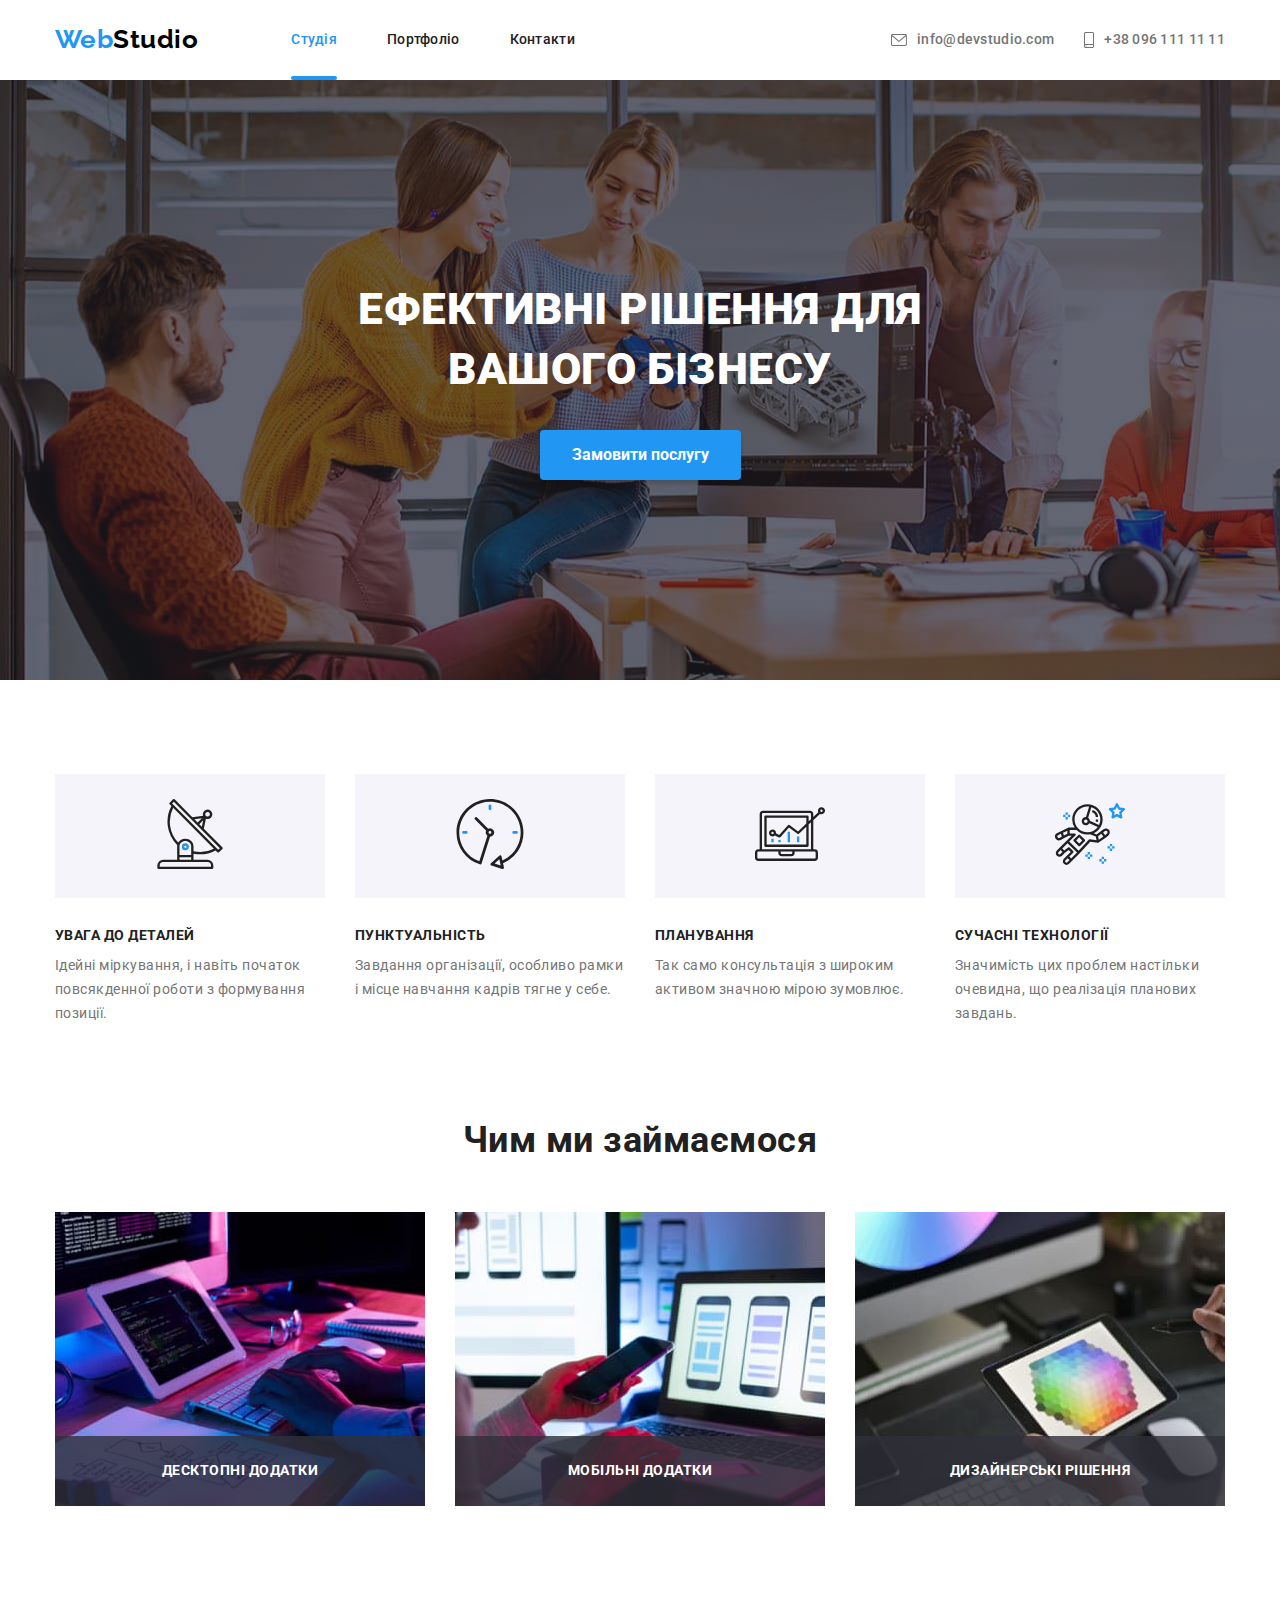
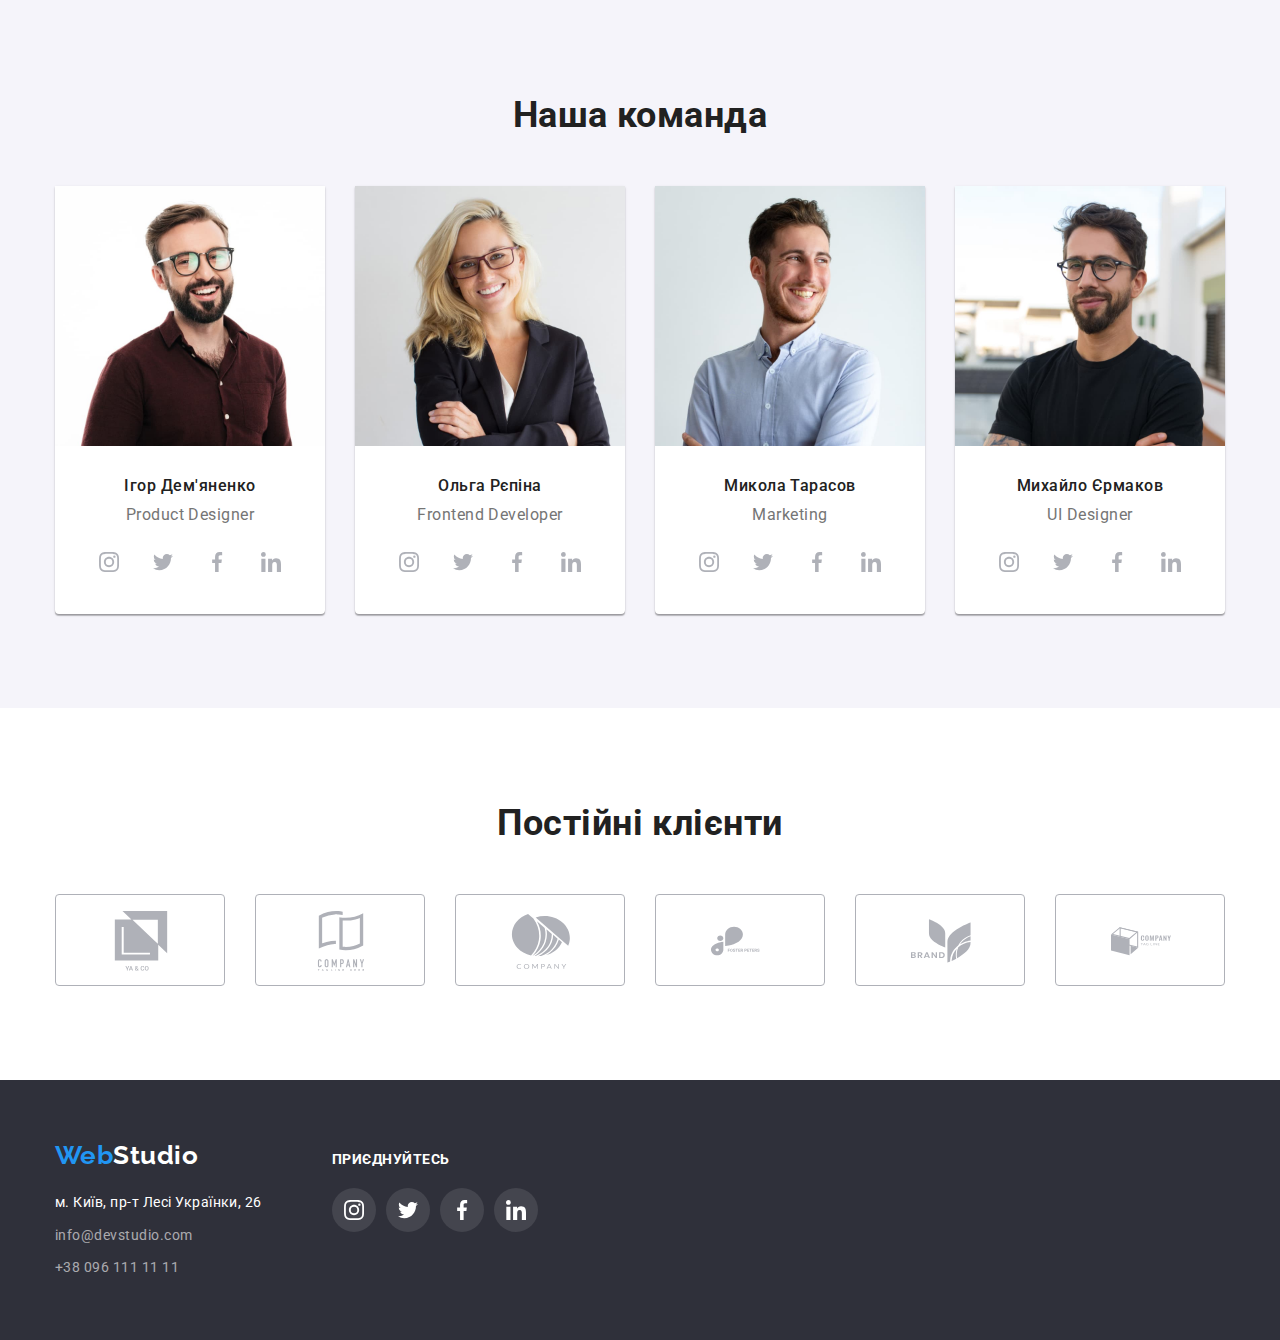
<file: index.html>
<!DOCTYPE html>
<html lang="uk">
  <head>
    <meta charset="UTF-8" />
    <meta http-equiv="X-UA-Compatible" content="IE=edge" />
    <meta name="viewport" content="width=device-width, initial-scale=1.0" />
    <title>WebStudio</title>
    <link rel="preconnect" href="https://fonts.googleapis.com" />
    <link rel="preconnect" href="https://fonts.gstatic.com" crossorigin />
    <link
      href="https://fonts.googleapis.com/css2?family=Raleway:wght@700&family=Roboto:wght@400;500;700;900&display=swap"
      rel="stylesheet"
    />
    <link
      rel="stylesheet"
      href="https://cdnjs.cloudflare.com/ajax/libs/modern-normalize/1.1.0/modern-normalize.min.css"
    />
    <link rel="stylesheet" href="./css/styles.css" />
  </head>
  <body>
    <header class="header">
      <div class="container header">
        <nav class="container-nav">
          <a href="./index.html" lang="en" class="logo"
            >Web<span class="logo-end-header">Studio</span></a
          >
          <ul class="nav-header list">
            <li class="nav-header-item">
              <a href="./index.html" class="nav-header-link current">Студія</a>
            </li>
            <li class="nav-header-item">
              <a href="./portfolio.html" class="nav-header-link">Портфоліо</a>
            </li>
            <li class="nav-header-item">
              <a href="#" class="nav-header-link">Контакти</a>
            </li>
          </ul>
        </nav>
        <ul class="contacts list">
          <li class="contacts-item">
            <a href="mailto:info@devstudio.com" lang="en" class="contacts-link"
              ><svg class="contacts-icons" width="16" height="12">
                <use href="./images/icons.svg#icon-envelope"></use>
              </svg>
              info@devstudio.com</a
            >
          </li>
          <li class="contacts-item">
            <a href="tel:+380961111111" class="contacts-link"
              ><svg class="contacts-icons" width="10" height="16">
                <use href="./images/icons.svg#icon-smartphone"></use>
              </svg>
              +38 096 111 11 11</a
            >
          </li>
        </ul>
      </div>
    </header>
    <main>
      <section class="hero">
        <h1 class="hero-heading">Ефективні рішення для вашого бізнесу</h1>
        <button type="button" class="hero-btn" data-modal-open>
          Замовити послугу
        </button>
      </section>
      <section class="features">
        <div class="container">
          <h2 class="visually-hidden">Особливості</h2>
          <ul class="features-icons list">
            <li class="features-icon">
              <svg width="70px" height="70px">
                <use href="./images/icons.svg#icon-antenna-1"></use>
              </svg>
            </li>
            <li class="features-icon">
              <svg width="70px" height="70px">
                <use href="./images/icons.svg#icon-clock-1"></use>
              </svg>
            </li>
            <li class="features-icon">
              <svg width="70px" height="70px">
                <use href="./images/icons.svg#icon-diagram-1"></use>
              </svg>
            </li>
            <li class="features-icon">
              <svg width="70px" height="70px">
                <use href="./images/icons.svg#icon-astronaut-1"></use>
              </svg>
            </li>
          </ul>
          <ul class="features-wrapper list">
            <li class="features-item">
              <h3 class="features-heading">Увага до деталей</h3>
              <p class="features-text">
                Ідейні міркування, і навіть початок повсякденної роботи з
                формування позиції.
              </p>
            </li>
            <li class="features-item">
              <h3 class="features-heading">Пунктуальність</h3>
              <p class="features-text">
                Завдання організації, особливо рамки і місце навчання кадрів
                тягне у себе.
              </p>
            </li>
            <li class="features-item">
              <h3 class="features-heading">Планування</h3>
              <p class="features-text">
                Так само консультація з широким активом значною мірою зумовлює.
              </p>
            </li>
            <li class="features-item">
              <h3 class="features-heading">Сучасні технології</h3>
              <p class="features-text">
                Значимість цих проблем настільки очевидна, що реалізація
                планових завдань.
              </p>
            </li>
          </ul>
        </div>
      </section>
      <section class="activity">
        <div class="container">
          <h2 class="activity-heading">Чим ми займаємося</h2>
          <ul class="activity-wrap list">
            <li class="activity-item">
              <img
                src="./images/img1.jpg"
                alt="Робота за комп'ютером"
                width="370"
              />
              <p class="activity-descr">Десктопні додатки</p>
            </li>
            <li class="activity-item">
              <img src="./images/img2.jpg" alt="Тримає телефон" width="370" />
              <p class="activity-descr">Мобільні додатки</p>
            </li>
            <li class="activity-item">
              <img
                src="./images/img3.jpg"
                alt="Малює на планшеті"
                width="370"
              />
              <p class="activity-descr">Дизайнерські рішення</p>
            </li>
          </ul>
        </div>
      </section>
      <section class="team">
        <div class="container">
          <h2 class="team-heading">Наша команда</h2>
          <ul class="team-wrapper list">
            <li class="team-item">
              <img
                src="./images/img4.jpg"
                alt="Чоловік в коричневій сорочці"
                width="270"
              />
              <div class="team-card-descr">
                <h3 class="team-name">Ігор Дем'яненко</h3>
                <p lang="en" class="team-descr">Product Designer</p>
              </div>
              <ul class="team-icons list">
                <li class="team-icon">
                  <a class="team-icon-link" href="https://www.instagram.com/"
                    ><svg width="20" height="20">
                      <use href="./images/icons.svg#icon-instagram-1"></use>
                    </svg>
                  </a>
                </li>
                <li class="team-icon">
                  <a
                    class="team-icon-link"
                    href="https://twitter.com"
                    target="_blank"
                    rel="noopener noreferrer nofollow"
                    ><svg width="20" height="20">
                      <use href="./images/icons.svg#icon-twitter-1"></use>
                    </svg>
                  </a>
                </li>
                <li class="team-icon">
                  <a
                    class="team-icon-link"
                    href="https://www.facebook.com/"
                    target="_blank"
                    rel="noopener noreferrer nofollow"
                    ><svg width="20" height="20">
                      <use href="./images/icons.svg#icon-facebook-1"></use>
                    </svg>
                  </a>
                </li>
                <li class="team-icon">
                  <a class="team-icon-link" href="https://www.linkedin.com/"
                    ><svg width="20" height="20">
                      <use href="./images/icons.svg#icon-linkedin-1"></use>
                    </svg>
                  </a>
                </li>
              </ul>
            </li>
            <li class="team-item">
              <img src="./images/img5.jpg" alt="Жінка в окулярах" width="270" />

              <div class="team-card-descr">
                <h3 class="team-name">Ольга Рєпіна</h3>
                <p lang="en" class="team-descr">Frontend Developer</p>
              </div>
              <ul class="team-icons list">
                <li class="team-icon">
                  <a
                    class="team-icon-link"
                    href="https://www.instagram.com/"
                    target="_blank"
                    rel="noopener noreferrer nofollow"
                    ><svg width="20" height="20">
                      <use href="./images/icons.svg#icon-instagram-1"></use>
                    </svg>
                  </a>
                </li>
                <li class="team-icon">
                  <a
                    class="team-icon-link"
                    href="https://twitter.com"
                    target="_blank"
                    rel="noopener noreferrer nofollow"
                    ><svg width="20" height="20">
                      <use href="./images/icons.svg#icon-twitter-1"></use>
                    </svg>
                  </a>
                </li>
                <li class="team-icon">
                  <a
                    class="team-icon-link"
                    href="https://www.facebook.com/"
                    target="_blank"
                    rel="noopener noreferrer nofollow"
                    ><svg width="20" height="20">
                      <use href="./images/icons.svg#icon-facebook-1"></use>
                    </svg>
                  </a>
                </li>
                <li class="team-icon">
                  <a
                    class="team-icon-link"
                    href="https://www.linkedin.com/"
                    target="_blank"
                    rel="noopener noreferrer nofollow"
                    ><svg width="20px" height="20px">
                      <use href="./images/icons.svg#icon-linkedin-1"></use>
                    </svg>
                  </a>
                </li>
              </ul>
            </li>
            <li class="team-item">
              <img
                src="./images/img6.jpg"
                alt="Чоловік в блакитній сорочці"
                width="270"
              />

              <div class="team-card-descr">
                <h3 class="team-name">Микола Тарасов</h3>
                <p lang="en" class="team-descr">Marketing</p>
              </div>
              <ul class="team-icons list">
                <li class="team-icon">
                  <a
                    class="team-icon-link"
                    href="https://www.instagram.com/"
                    target="_blank"
                    rel="noopener noreferrer nofollow"
                    ><svg width="20" height="20">
                      <use href="./images/icons.svg#icon-instagram-1"></use>
                    </svg>
                  </a>
                </li>
                <li class="team-icon">
                  <a
                    class="team-icon-link"
                    href="https://twitter.com"
                    target="_blank"
                    rel="noopener noreferrer nofollow"
                    ><svg width="20px" height="20px">
                      <use href="./images/icons.svg#icon-twitter-1"></use>
                    </svg>
                  </a>
                </li>
                <li class="team-icon">
                  <a
                    class="team-icon-link"
                    href="https://www.facebook.com/"
                    target="_blank"
                    rel="noopener noreferrer nofollow"
                    ><svg width="20" height="20">
                      <use href="./images/icons.svg#icon-facebook-1"></use>
                    </svg>
                  </a>
                </li>
                <li class="team-icon">
                  <a
                    class="team-icon-link"
                    href="https://www.linkedin.com/"
                    target="_blank"
                    rel="noopener noreferrer nofollow"
                    ><svg width="20px" height="20px">
                      <use href="./images/icons.svg#icon-linkedin-1"></use>
                    </svg>
                  </a>
                </li>
              </ul>
            </li>
            <li class="team-item">
              <img
                src="./images/img7.jpg"
                alt="Чоловік в чорній футболці"
                width="270"
              />

              <div class="team-card-descr">
                <h3 class="team-name">Михайло Єрмаков</h3>
                <p lang="en" class="team-descr">UI Designer</p>
              </div>
              <ul class="team-icons list">
                <li class="team-icon">
                  <a
                    class="team-icon-link"
                    href="https://www.instagram.com/"
                    target="_blank"
                    rel="noopener noreferrer nofollow"
                    ><svg width="20" height="20">
                      <use href="./images/icons.svg#icon-instagram-1"></use>
                    </svg>
                  </a>
                </li>
                <li class="team-icon">
                  <a
                    class="team-icon-link"
                    href="https://twitter.com"
                    target="_blank"
                    rel="noopener noreferrer nofollow"
                    ><svg width="20px" height="20px">
                      <use href="./images/icons.svg#icon-twitter-1"></use>
                    </svg>
                  </a>
                </li>
                <li class="team-icon">
                  <a class="team-icon-link" href="https://www.facebook.com/"
                    ><svg width="20" height="20">
                      <use href="./images/icons.svg#icon-facebook-1"></use>
                    </svg>
                  </a>
                </li>
                <li class="team-icon">
                  <a
                    class="team-icon-link"
                    href="https://www.linkedin.com/"
                    target="_blank"
                    rel="noopener noreferrer nofollow"
                    ><svg width="20" height="20">
                      <use href="./images/icons.svg#icon-linkedin-1"></use>
                    </svg>
                  </a>
                </li>
              </ul>
            </li>
          </ul>
        </div>
      </section>
      <section class="clients">
        <div class="container">
          <h2 class="clients-heading">Постійні клієнти</h2>
          <ul class="list clients-list">
            <li class="clients-item">
              <a href="#" class="clients-link"
                ><svg width="106" height="60">
                  <use href="./images/icons.svg#icon-group-1"></use></svg
              ></a>
            </li>
            <li class="clients-item">
              <a href="#" class="clients-link"
                ><svg width="106" height="60">
                  <use href="./images/icons.svg#icon-group-2"></use></svg
              ></a>
            </li>
            <li class="clients-item">
              <a href="#" class="clients-link"
                ><svg width="106" height="60">
                  <use href="./images/icons.svg#icon-group-3"></use></svg
              ></a>
            </li>
            <li class="clients-item">
              <a href="#" class="clients-link"
                ><svg width="106" height="60">
                  <use href="./images/icons.svg#icon-group-4"></use></svg
              ></a>
            </li>
            <li class="clients-item">
              <a href="#" class="clients-link"
                ><svg width="106" height="60">
                  <use href="./images/icons.svg#icon-group-5"></use></svg
              ></a>
            </li>
            <li class="clients-item">
              <a href="#" class="clients-link"
                ><svg width="106" height="60">
                  <use href="./images/icons.svg#icon-group-6"></use></svg
              ></a>
            </li>
          </ul>
        </div>
      </section>
    </main>
    <footer class="footer">
      <div class="container footer-wrapper">
        <div>
          <a href="./index.html" lang="en" class="logo footer"
            >Web<span class="logo-end-footer">Studio</span></a
          >
          <address>
            <ul class="footer-contacts list">
              <li class="footer-contacts-item">
                <a
                  href="https://goo.gl/maps/CPtrU1FHBa2aNyZL9"
                  target="_blank"
                  rel="noopener noreferrer nofollow"
                  class="footer-list-item"
                  >м. Київ, пр-т Лесі Українки, 26</a
                >
              </li>
              <li class="footer-contacts-item">
                <a
                  href="mailto:info@devstudio.com"
                  lang="en"
                  class="footer-list-item footer-contacts"
                  >info@devstudio.com</a
                >
              </li>
              <li class="footer-contacts-item">
                <a
                  href="tel:+380961111111"
                  class="footer-list-item footer-contacts"
                  >+38 096 111 11 11</a
                >
              </li>
            </ul>
          </address>
        </div>
        <div class="footer-contacts-social">
          <p class="footer-contacts-social-heading">приєднуйтесь</p>
          <ul class="footer-contacts-social-list list">
            <li>
              <a
                class="footer-contacts-social-link"
                href="https://www.instagram.com"
                target="_blank"
                rel="noopener noreferrer nofollow"
                ><svg width="20" height="20">
                  <use href="./images/icons.svg#icon-instagram-2"></use></svg
              ></a>
            </li>
            <li>
              <a
                class="footer-contacts-social-link"
                href="https://www.twitter.com"
                target="_blank"
                rel="noopener noreferrer nofollow"
                ><svg width="20" height="20">
                  <use href="./images/icons.svg#icon-twitter-2"></use></svg
              ></a>
            </li>
            <li>
              <a
                class="footer-contacts-social-link"
                href="https://www.facebook.com"
                target="_blank"
                rel="noopener noreferrer nofollow"
                ><svg width="20" height="20">
                  <use href="./images/icons.svg#icon-facebook-2"></use></svg
              ></a>
            </li>
            <li>
              <a
                class="footer-contacts-social-link"
                href="https://www.linkedin.com"
                target="_blank"
                rel="noopener noreferrer nofollow"
                ><svg width="20" height="20">
                  <use href="./images/icons.svg#icon-linkedin-2"></use></svg
              ></a>
            </li>
          </ul>
        </div>
      </div>
    </footer>
    <div class="backdrop is-hidden" data-modal>
      <div class="modal">
        <button type="button" class="modal-button" data-modal-close>
          <svg width="18" height="18">
            <use href="./images/icons.svg#icon-close"></use>
          </svg>
        </button>
      </div>
    </div>
    <script src="./js/modal.js"></script>
  </body>
</html>
</file>
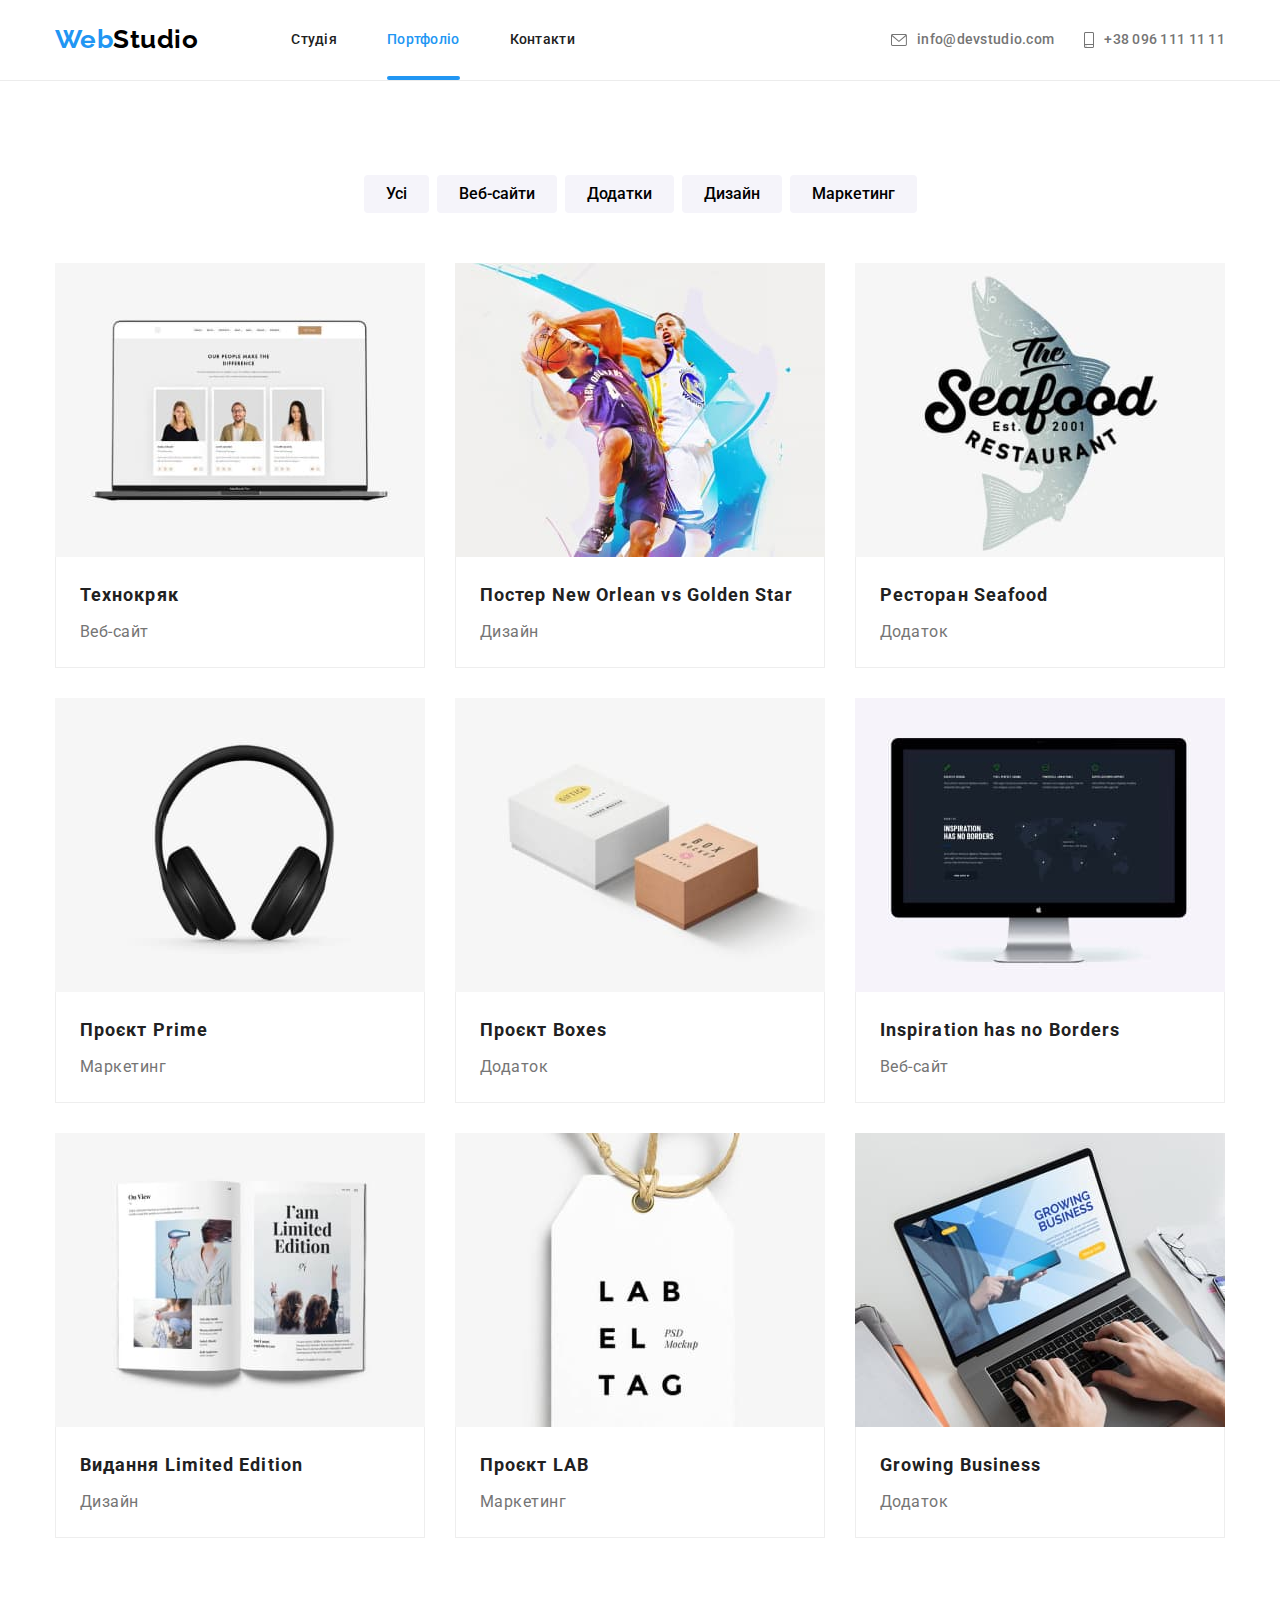
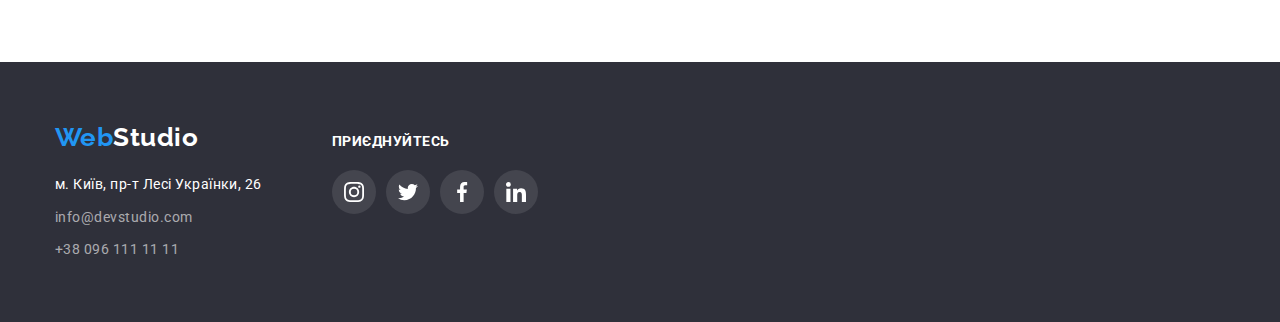
<file: portfolio.html>
<!DOCTYPE html>
<html lang="uk">
  <head>
    <meta charset="UTF-8" />
    <meta http-equiv="X-UA-Compatible" content="IE=edge" />
    <meta name="viewport" content="width=device-width, initial-scale=1.0" />
    <title>Portfolio</title>
    <link rel="preconnect" href="https://fonts.googleapis.com" />
    <link rel="preconnect" href="https://fonts.gstatic.com" crossorigin />
    <link
      rel="stylesheet"
      href="https://cdnjs.cloudflare.com/ajax/libs/modern-normalize/1.1.0/modern-normalize.min.css"
    />
    <link
      href="https://fonts.googleapis.com/css2?family=Raleway:wght@700&family=Roboto:wght@400;500;700;900&display=swap"
      rel="stylesheet"
    />
    <link rel="stylesheet" href="./css/styles.css" />
  </head>
  <body>
    <header class="header border">
      <div class="container header">
        <nav class="container-nav">
          <a href="./index.html" lang="en" class="logo"
            >Web<span class="logo-end-header">Studio</span></a
          >
          <ul class="nav-header list">
            <li class="nav-header-item">
              <a href="./index.html" class="nav-header-link">Студія</a>
            </li>
            <li class="nav-header-item">
              <a href="./portfolio.html" class="nav-header-link current"
                >Портфоліо</a
              >
            </li>
            <li class="nav-header-item">
              <a href="#" class="nav-header-link">Контакти</a>
            </li>
          </ul>
        </nav>
        <ul class="contacts list">
          <li class="contacts-item">
            <a href="mailto:info@devstudio.com" lang="en" class="contacts-link"
              ><svg class="contacts-icons" width="16px" height="12px">
                <use href="./images/icons.svg#icon-envelope"></use>
              </svg>
              info@devstudio.com</a
            >
          </li>
          <li class="contacts-item">
            <a href="tel:+380961111111" class="contacts-link"
              ><svg class="contacts-icons" width="10px" height="16px">
                <use href="./images/icons.svg#icon-smartphone"></use>
              </svg>
              +38 096 111 11 11</a
            >
          </li>
        </ul>
      </div>
    </header>
    <main>
      <section class="portfolio">
        <div class="container">
          <h1 class="visually-hidden">Наші роботи</h1>
          <ul class="button-wrapper list">
            <li class="button-list-item">
              <button type="button" class="portfolio-btn">Усі</button>
            </li>
            <li class="button-list-item">
              <button type="button" class="portfolio-btn">Веб-сайти</button>
            </li>
            <li class="button-list-item">
              <button type="button" class="portfolio-btn">Додатки</button>
            </li>
            <li class="button-list-item">
              <button type="button" class="portfolio-btn">Дизайн</button>
            </li>
            <li class="button-list-item">
              <button type="button" class="portfolio-btn">Маркетинг</button>
            </li>
          </ul>

          <ul class="list portfolio-cards">
            <li class="portfolio-cards-item">
              <a href="#" class="portfolio-item">
                <div class="portfolio-wrapper">
                  <img
                    src="./images/portfolio-1.jpg"
                    alt="Ноутбук з портфоліо на екрані"
                    width="370"
                  />
                  <p class="portfolio-img-descr">
                    Ресурс пропонує комплексні пропозиції з різним рівнем
                    функціоналу та сервісів. Все це дозволить відвідувачу
                    отримати вичерпні відомості про компанію чи приватну особу.
                  </p>
                </div>
                <div class="cards-descr">
                  <h2 class="portfolio-item-heading">Технокряк</h2>
                  <p class="portfolio-item-text">Веб-сайт</p>
                </div>
              </a>
            </li>
            <li class="portfolio-cards-item">
              <a href="#" class="portfolio-item">
                <div class="portfolio-wrapper">
                  <img
                    src="./images/portfolio-2.jpg"
                    alt="Баскетболісти"
                    width="370"
                  />
                  <p class="portfolio-img-descr">
                    Ресурс пропонує комплексні пропозиції з різним рівнем
                    функціоналу та сервісів. Все це дозволить відвідувачу
                    отримати вичерпні відомості про компанію чи приватну особу.
                  </p>
                </div>
                <div class="cards-descr">
                  <h2 class="portfolio-item-heading">
                    Постер New Orlean vs Golden Star
                  </h2>
                  <p class="portfolio-item-text">Дизайн</p>
                </div>
              </a>
            </li>
            <li class="portfolio-cards-item">
              <a href="#" class="portfolio-item">
                <div class="portfolio-wrapper">
                  <img
                    src="./images/portfolio-3.jpg"
                    alt="Риба на емблемі ресторану"
                    width="370"
                  />
                  <p class="portfolio-img-descr">
                    Ресурс пропонує комплексні пропозиції з різним рівнем
                    функціоналу та сервісів. Все це дозволить відвідувачу
                    отримати вичерпні відомості про компанію чи приватну особу.
                  </p>
                </div>
                <div class="cards-descr">
                  <h2 class="portfolio-item-heading">Ресторан Seafood</h2>
                  <p class="portfolio-item-text">Додаток</p>
                </div>
              </a>
            </li>
            <li class="portfolio-cards-item">
              <a href="#" class="portfolio-item">
                <div class="portfolio-wrapper">
                  <img
                    src="./images/portfolio-4.jpg"
                    alt="Навушники"
                    width="370"
                  />
                  <p class="portfolio-img-descr">
                    Ресурс пропонує комплексні пропозиції з різним рівнем
                    функціоналу та сервісів. Все це дозволить відвідувачу
                    отримати вичерпні відомості про компанію чи приватну особу.
                  </p>
                </div>
                <div class="cards-descr">
                  <h2 class="portfolio-item-heading">Проєкт Prime</h2>

                  <p class="portfolio-item-text">Маркетинг</p>
                </div>
              </a>
            </li>
            <li class="portfolio-cards-item">
              <a href="#" class="portfolio-item">
                <div class="portfolio-wrapper">
                  <img
                    src="./images/portfolio-5.jpg"
                    alt="Дві коробки"
                    width="370"
                  />
                  <p class="portfolio-img-descr">
                    Ресурс пропонує комплексні пропозиції з різним рівнем
                    функціоналу та сервісів. Все це дозволить відвідувачу
                    отримати вичерпні відомості про компанію чи приватну особу.
                  </p>
                </div>
                <div class="cards-descr">
                  <h2 class="portfolio-item-heading">Проєкт Boxes</h2>
                  <p class="portfolio-item-text">Додаток</p>
                </div>
              </a>
            </li>
            <li class="portfolio-cards-item">
              <a href="#" class="portfolio-item">
                <div class="portfolio-wrapper">
                  <img
                    src="./images/portfolio-6.jpg"
                    alt="Монітор з відкритим на ньому сайтом"
                    width="370"
                  />
                  <p class="portfolio-img-descr">
                    Ресурс пропонує комплексні пропозиції з різним рівнем
                    функціоналу та сервісів. Все це дозволить відвідувачу
                    отримати вичерпні відомості про компанію чи приватну особу.
                  </p>
                </div>
                <div class="cards-descr">
                  <h2 class="portfolio-item-heading">
                    Inspiration has no Borders
                  </h2>
                  <p class="portfolio-item-text">Веб-сайт</p>
                </div>
              </a>
            </li>
            <li class="portfolio-cards-item">
              <a href="#" class="portfolio-item">
                <div class="portfolio-wrapper">
                  <img
                    src="./images/portfolio-7.jpg"
                    alt="Відкритий журнал"
                    width="370"
                  />
                  <p class="portfolio-img-descr">
                    Ресурс пропонує комплексні пропозиції з різним рівнем
                    функціоналу та сервісів. Все це дозволить відвідувачу
                    отримати вичерпні відомості про компанію чи приватну особу.
                  </p>
                </div>
                <div class="cards-descr">
                  <h2 class="portfolio-item-heading">
                    Видання Limited Edition
                  </h2>
                  <p class="portfolio-item-text">Дизайн</p>
                </div>
              </a>
            </li>
            <li class="portfolio-cards-item">
              <a href="#" class="portfolio-item">
                <div class="portfolio-wrapper">
                  <img
                    src="./images/portfolio-8.jpg"
                    alt="Етикетка"
                    width="370"
                  />
                  <p class="portfolio-img-descr">
                    Ресурс пропонує комплексні пропозиції з різним рівнем
                    функціоналу та сервісів. Все це дозволить відвідувачу
                    отримати вичерпні відомості про компанію чи приватну особу.
                  </p>
                </div>
                <div class="cards-descr">
                  <h2 class="portfolio-item-heading">Проєкт LAB</h2>
                  <p class="portfolio-item-text">Маркетинг</p>
                </div>
              </a>
            </li>
            <li class="portfolio-cards-item">
              <a href="#" class="portfolio-item">
                <div class="portfolio-wrapper">
                  <img
                    src="./images/portfolio-9.jpg"
                    alt="Робота за ноутбуком"
                    width="370"
                  />
                  <p class="portfolio-img-descr">
                    Ресурс пропонує комплексні пропозиції з різним рівнем
                    функціоналу та сервісів. Все це дозволить відвідувачу
                    отримати вичерпні відомості про компанію чи приватну особу.
                  </p>
                </div>
                <div class="cards-descr">
                  <h2 class="portfolio-item-heading">Growing Business</h2>
                  <p class="portfolio-item-text">Додаток</p>
                </div>
              </a>
            </li>
          </ul>
        </div>
      </section>
    </main>
    <footer class="footer">
      <div class="container footer-wrapper">
        <div>
          <a href="./index.html" lang="en" class="logo footer"
            >Web<span class="logo-end-footer">Studio</span></a
          >
          <address>
            <ul class="footer-contacts list">
              <li class="footer-contacts-item">
                <a
                  href="https://goo.gl/maps/CPtrU1FHBa2aNyZL9"
                  target="_blank"
                  rel="noopener noreferrer nofollow"
                  class="footer-list-item"
                  >м. Київ, пр-т Лесі Українки, 26</a
                >
              </li>
              <li class="footer-contacts-item">
                <a
                  href="mailto:info@devstudio.com"
                  lang="en"
                  class="footer-list-item footer-contacts"
                  >info@devstudio.com</a
                >
              </li>
              <li class="footer-contacts-item">
                <a
                  href="tel:+380961111111"
                  class="footer-list-item footer-contacts"
                  >+38 096 111 11 11</a
                >
              </li>
            </ul>
          </address>
        </div>
        <div class="footer-contacts-social">
          <p class="footer-contacts-social-heading">приєднуйтесь</p>
          <ul class="footer-contacts-social-list list">
            <li>
              <a
                class="footer-contacts-social-link"
                href="https://www.instagram.com"
                target="_blank"
                rel="noopener noreferrer nofollow"
                ><svg width="20px" height="20px">
                  <use href="./images/icons.svg#icon-instagram-2"></use></svg
              ></a>
            </li>
            <li>
              <a
                class="footer-contacts-social-link"
                href="https://www.twitter.com"
                target="_blank"
                rel="noopener noreferrer nofollow"
                ><svg width="20px" height="20px">
                  <use href="./images/icons.svg#icon-twitter-2"></use></svg
              ></a>
            </li>
            <li>
              <a
                class="footer-contacts-social-link"
                href="https://www.facebook.com"
                target="_blank"
                rel="noopener noreferrer nofollow"
                ><svg width="20px" height="20px">
                  <use href="./images/icons.svg#icon-facebook-2"></use></svg
              ></a>
            </li>
            <li>
              <a
                class="footer-contacts-social-link"
                href="https://www.linkedin.com"
                target="_blank"
                rel="noopener noreferrer nofollow"
                ><svg width="20px" height="20px">
                  <use
                    href="./images/icons.svg#icon-linkedin-2"
                    width="20px"
                    height="20px"
                  ></use></svg
              ></a>
            </li>
          </ul>
        </div>
      </div>
    </footer>
  </body>
</html>
</file>
<file: css/styles.css>
:root {
  --accent-color: #2196f3;
  --heading-color: #212121;
  --text-color: #757575;
  --icons-1-color: #afb1b8;
  --icons-white: #fff;
}
body {
  font-family: "Roboto", sans-serif;
  color: var(--heading-color);
  letter-spacing: 00.03em;
  background-color: var(--icons-white);
}

h1,
h2,
h3,
h4,
h5,
h6,
ul,
p {
  margin: 0;
}
ul {
  padding-left: 0;
}

/* Styles header */
.container {
  width: 1200px;
  padding-left: 15px;
  padding-right: 15px;
  margin-left: auto;
  margin-right: auto;
}
.container.header {
  display: flex;
  align-items: center;
}
.container-nav {
  display: flex;
  align-items: center;
}
.nav-header.list {
  display: flex;
  margin-left: 93px;
  gap: 50px;
}

.contacts.list {
  display: flex;
  margin-left: auto;
}

.list {
  list-style: none;
}

.logo {
  padding-top: 24px;
  padding-bottom: 25px;

  color: var(--accent-color);
  font-family: "Raleway", sans-serif;
  font-weight: 700;
  font-size: 26px;
  text-decoration: none;
  line-height: 1.19;
}

.logo-end-header {
  color: #000;
}

.nav-header-link,
.contacts-link {
  padding-top: 32px;
  padding-bottom: 32px;
  display: flex;
  align-items: center;

  text-decoration: none;
  color: inherit;
  font-size: 14px;
  font-weight: 500;
  line-height: 1.14;
  letter-spacing: 0.02em;
  fill: var(--text-color);
  transition: color 250ms cubic-bezier(0.4, 0, 0.2, 1),
    fill 250ms cubic-bezier(0.4, 0, 0.2, 1);
}

.nav-header-link.current {
  color: var(--accent-color);
  position: relative;
}
.current::after {
  position: absolute;
  bottom: 0;
  content: "";
  background-color: var(--accent-color);
  width: 100%;
  height: 4px;
  border-radius: 2px;
}
.contacts-item {
  color: var(--text-color);
}
.contacts-item + .contacts-item {
  margin-left: 30px;
}
.contacts-icons {
  margin-right: 10px;
}

.nav-header-link:hover,
.nav-header-link:focus,
.contacts-link:hover,
.contacts-link:focus {
  color: var(--accent-color);
  fill: var(--accent-color);
}
/* Styles hero */
.hero {
  padding: 200px 0;
  margin: 0 auto;
  background-color: #2f303a;
  text-align: center;
  background-image: linear-gradient(
      rgba(47, 48, 58, 0.4),
      rgba(47, 48, 58, 0.4)
    ),
    url(../images/hero.jpg);
  background-repeat: no-repeat;
  max-width: 1600px;
}
.hero-heading {
  margin-bottom: 30px;
  margin-left: auto;
  margin-right: auto;
  width: 696px;

  color: var(--icons-white);
  font-weight: 900;
  font-size: 44px;
  line-height: 1.36;
  text-transform: uppercase;
}
.hero-btn {
  padding: 10px 32px;
  background-color: var(--accent-color);
  color: var(--icons-white);
  font-family: inherit;
  cursor: pointer;
  font-weight: 700;
  font-size: 16px;
  line-height: 1.88;
  border: none;
  box-shadow: 0px 4px 4px rgba(0, 0, 0, 0.15);
  border-radius: 4px;
  transition: background-color 250ms cubic-bezier(0.4, 0, 0.2, 1);
}
.hero-btn:active,
.hero-btn:hover,
.hero-btn:focus {
  background-color: #188ce8;
}

/* Styles features */
.features {
  padding-top: 94px;
  padding-bottom: 94px;
}
.features-wrapper {
  display: flex;
  gap: 30px;
}
.features-icons {
  display: flex;

  gap: 30px;
}
.features-icon {
  background-color: #f5f4fa;
  flex-basis: calc((100% - 90px) / 4);
  padding: 25px 100px;
  margin-bottom: 30px;
}
.features-item {
  flex-basis: calc((100% - 90px) / 4);
}

.features-heading {
  margin-bottom: 10px;
  font-weight: 700;
  font-size: 14px;
  line-height: 1.14;

  text-transform: uppercase;
}
.features-text {
  color: var(--text-color);
  font-size: 14px;
  line-height: 1.7;
}
/* Styles what we do */
.activity {
  padding-bottom: 94px;
}
.activity-wrap {
  display: flex;
  gap: 30px;
}
.activity-item {
  flex-basis: calc((100% - 60px) / 3);
  position: relative;
}

.activity-item img {
  display: block;
}
.activity-descr {
  position: absolute;
  bottom: 0;
  width: 100%;
  height: 70px;
  text-align: center;
  padding-top: 27px;
  padding-bottom: 27px;
  font-weight: 700;
  font-size: 14px;
  line-height: 1.14;
  color: var(--icons-white);
  text-transform: uppercase;
  background: rgba(47, 48, 58, 0.8);
}
/* Styles team */
.team {
  background-color: #f5f4fa;
  padding: 94px 0;
}
.team-item {
  padding-bottom: 30px;
  background-color: var(--icons-white);
  text-align: center;
  width: calc((100% - 90px) / 4);
  box-shadow: 0px 1px 3px rgba(0, 0, 0, 0.12), 0px 1px 1px rgba(0, 0, 0, 0.14),
    0px 2px 1px rgba(0, 0, 0, 0.2);
  border-radius: 0px 0px 4px 4px;
}
.activity-heading,
.team-heading {
  text-align: center;
  margin-bottom: 50px;
  font-size: 36px;
  line-height: 1.17;
}
.team-wrapper {
  display: flex;
  gap: 30px;
}

.team-item img {
  display: block;
}
.team-card-descr {
  padding-top: 30px;
  padding-bottom: 16px;
  background-color: var(--icons-white);
  border-radius: 0px 0px 4px 4px;
}
.team-name {
  margin-bottom: 10px;
  font-weight: 500;
  font-size: 16px;
  line-height: 1.19;
}
.team-descr {
  color: var(--text-color);
  font-size: 16px;
  line-height: 1.19;
}
.team-icons {
  display: flex;
  justify-content: center;
  gap: 10px;
}

.team-icon-link {
  display: block;
  padding: 12px;
  height: 44px;
  width: 44px;
  fill: var(--icons-1-color);
  border-radius: 50%;
  transition: background-color 250ms cubic-bezier(0.4, 0, 0.2, 1),
    fill 250ms cubic-bezier(0.4, 0, 0.2, 1);
}

.team-icon-link:hover,
.team-icon-link:focus {
  fill: var(--icons-white);
  background-color: var(--accent-color);
}
/*Styles clients*/
.clients {
  padding: 94px 0;
  text-align: center;
}
.clients-heading {
  font-size: 36px;
  line-height: 1.17;
}
.clients-list {
  display: flex;
  gap: 30px;
  margin-top: 50px;
}
.clients-item {
  flex-basis: calc((100% - 150px) / 6);
}
.clients-link {
  display: block;
  height: 92px;
  width: 170px;
  padding: 16px 32px;
  fill: var(--icons-1-color);
  border: 1px solid #afb1b8;
  border-radius: 4px;
  transition: border 250ms cubic-bezier(0.4, 0, 0.2, 1),
    fill 250ms cubic-bezier(0.4, 0, 0.2, 1);
}
.clients-link:hover,
.clients-link:focus {
  fill: var(--accent-color);
  border: 1px solid var(--accent-color);
}

/* Styles footer */
.footer {
  background-color: #2f303a;
  padding: 60px 0;
}

.logo.footer {
  padding: 0;
}
address {
  margin-top: 20px;
}
.logo-end-footer {
  color: var(--icons-white);
}
.footer-list-item {
  color: var(--icons-white);
  font-size: 14px;
  line-height: 1.7;

  text-decoration: none;
  font-style: normal;
  transition: color 250ms cubic-bezier(0.4, 0, 0.2, 1);
}

.footer-list-item:hover,
.footer-list-item:focus {
  color: var(--accent-color);
}
.footer-contacts {
  color: rgba(255, 255, 255, 0.6);
}

.footer-contacts-item + .footer-contacts-item {
  margin-top: 9px;
}
.footer-contacts-social-heading {
  font-size: 14px;
  line-height: 1.14;
  font-weight: 700;

  text-transform: uppercase;

  color: var(--icons-white);
  margin-bottom: 20px;
}
.footer-contacts-social-list {
  display: flex;
  gap: 10px;
}
.footer-contacts-social-link {
  display: block;
  padding: 12px;
  fill: var(--icons-white);
  background-color: rgba(255, 255, 255, 0.1);
  border-radius: 50%;
  width: 44px;
  height: 44px;
  transition: background-color 250ms cubic-bezier(0.4, 0, 0.2, 1);
}
.footer-contacts-social-link:hover,
.footer-contacts-social-link:focus {
  background-color: var(--accent-color);
}
.footer-wrapper {
  display: flex;

  align-items: baseline;
}
.footer-contacts-social {
  margin-left: 70px;
}

/* Styles porfolio */
.header.border {
  border-bottom: 1px solid #ececec;
}
.nav-header-potfolio {
  color: var(--accent-color);
}
.portfolio {
  padding: 94px 0;
}
.button-wrapper {
  display: flex;
  margin-bottom: 50px;
  gap: 8px;
  justify-content: center;
}

.portfolio-btn {
  padding: 6px 22px;
  background-color: #f5f4fa;
  cursor: pointer;
  font-family: inherit;
  font-weight: 500;
  font-size: 16px;
  line-height: 1.6;
  text-align: center;
  border-radius: 4px;
  border: none;
  transition: background-color 250ms cubic-bezier(0.4, 0, 0.2, 1),
    color 250ms cubic-bezier(0.4, 0, 0.2, 1),
    box-shadow 250ms cubic-bezier(0.4, 0, 0.2, 1);
}
.portfolio-btn:hover,
.portfolio-btn:focus {
  color: var(--icons-white);
  background-color: var(--accent-color);
  box-shadow: 0px 4px 4px rgba(0, 0, 0, 0.25);
}

.portfolio-cards {
  display: flex;
  flex-wrap: wrap;
}
.portfolio-wrapper {
  position: relative;
  overflow: hidden;
}
.portfolio-item img {
  display: block;
}
.portfolio-img-descr {
  position: absolute;
  transform: translateY(100%);
  transition: transform 250ms cubic-bezier(0.4, 0, 0.2, 1);

  width: 100%;
  height: 100%;
  top: 0;
  left: 0;
  padding: 63px 24px;
  font-weight: 400;
  font-size: 18px;
  line-height: 1.56;
  color: var(--icons-white);
  background: rgba(33, 150, 243, 0.9);
}
.portfolio-cards-item {
  flex-basis: calc((100% - 60px) / 3);
  margin-right: 30px;
  margin-bottom: 30px;
}
.portfolio-item:hover .portfolio-img-descr,
.portfolio-item:focus .portfolio-img-descr {
  transform: translateY(0);
}
.portfolio-item:hover,
.portfolio-item:focus {
  box-shadow: 0px 4px 4px rgba(0, 0, 0, 0.25);
}
.portfolio-cards-item:nth-child(3n) {
  margin-right: 0;
}
.cards-descr {
  padding: 20px 24px;
  border: 1px solid rgba(238, 238, 238, 1);
  border-top: none;
}
.portfolio-item-heading {
  margin-bottom: 4px;

  color: var(--heading-color);

  font-size: 18px;
  line-height: 2;
  letter-spacing: 0.06em;
}
.portfolio-item-text {
  color: var(--text-color);

  font-size: 16px;
  line-height: 1.88;
}
.portfolio-item {
  display: block;
  text-decoration: none;
  transition: box-shadow 250ms cubic-bezier(0.4, 0, 0.2, 1);
}

/*Styles modal*/
.backdrop {
  width: 100%;
  height: 100%;
  background-color: rgba(0, 0, 0, 0.2);
  position: fixed;
  top: 0;
  left: 0;
  opacity: 1;

  transition: opacity 250ms cubic-bezier(0.4, 0, 0.2, 1);
}
.backdrop.is-hidden {
  opacity: 0;
  pointer-events: none;
}
.backdrop.is-hidden .modal {
  transform: translate(-50%, -50%) scale(0.2);
}
.modal {
  position: absolute;
  top: 50%;
  left: 50%;
  min-width: 528px;
  min-height: 581px;
  transform: translate(-50%, -50%) scale(1);
  background-color: var(--icons-white);
  transition: transform 250ms cubic-bezier(0.4, 0, 0.2, 1);
}
.modal-button {
  position: absolute;
  top: 8px;
  right: 8px;
  display: flex;
  height: 30px;
  width: 30px;
  padding: 6px;
  cursor: pointer;
  background: #ffffff;
  border: 1px solid rgba(0, 0, 0, 0.1);
  border-radius: 50%;
}

.visually-hidden {
  position: absolute;
  width: 1px;
  height: 1px;
  margin: -1px;
  border: 0;
  padding: 0;

  white-space: nowrap;
  clip-path: inset(100%);
  clip: rect(0 0 0 0);
  overflow: hidden;
}
</file>
